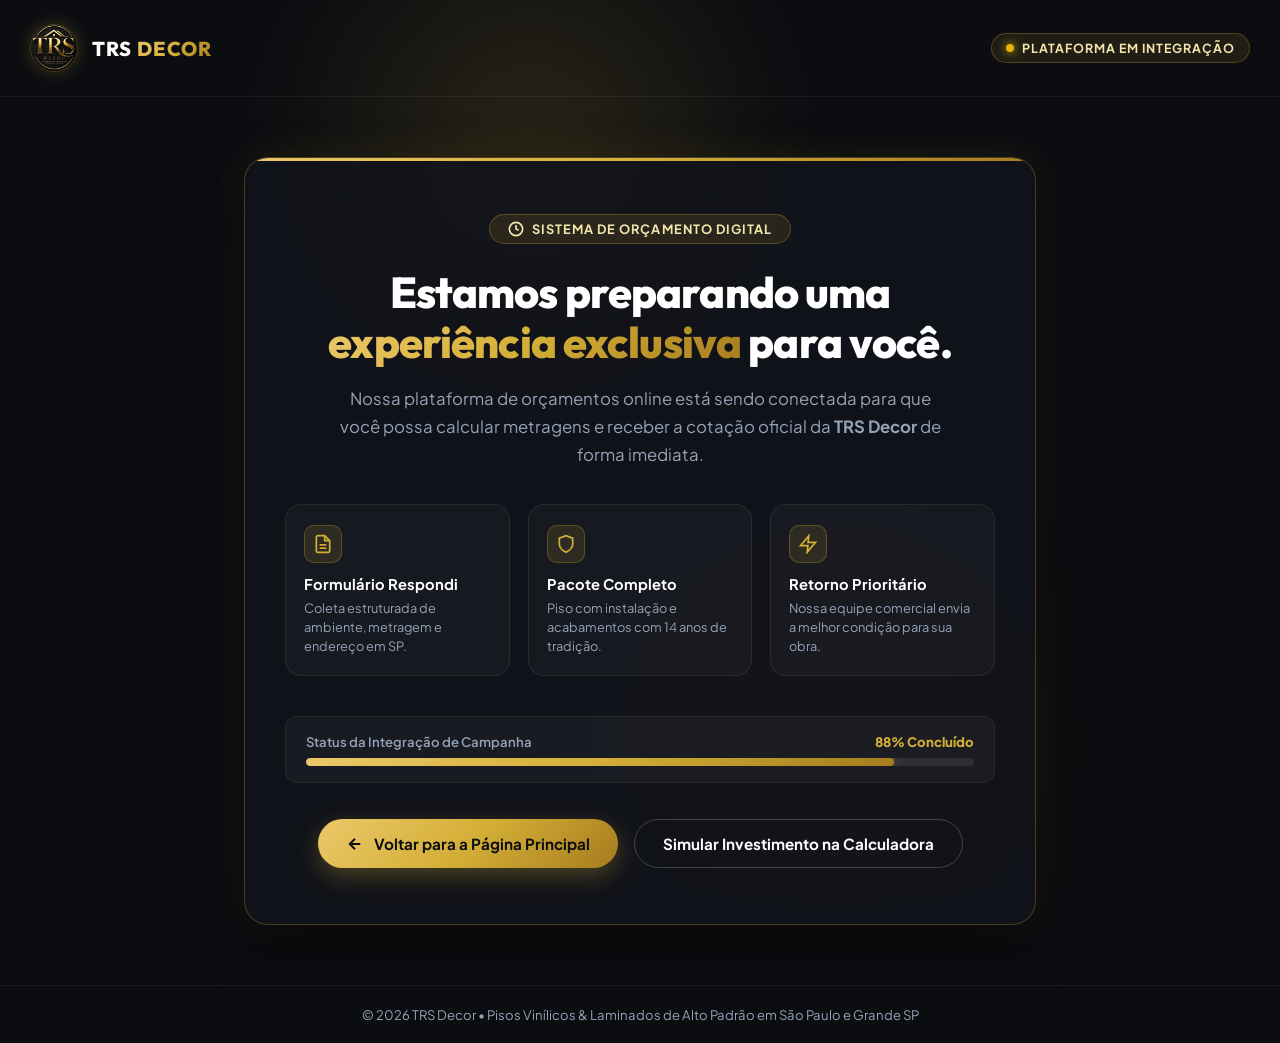
<file: em-construcao.html>
<!DOCTYPE html>
<html lang="pt-BR">
<head>
  <meta charset="UTF-8">
  <meta name="viewport" content="width=device-width, initial-scale=1.0">
  <title>Formulário de Orçamento Online | TRS Decor</title>
  <meta name="description" content="Nosso sistema de orçamentos online está sendo integrado para proporcionar a melhor experiência de compra para seu projeto.">
  <meta name="robots" content="noindex, follow">

  <link rel="preconnect" href="https://fonts.googleapis.com">
  <link rel="preconnect" href="https://fonts.gstatic.com" crossorigin>
  <link href="https://fonts.googleapis.com/css2?family=Outfit:wght@600;700;800;900&family=Plus+Jakarta+Sans:wght@400;500;600;700;800&display=swap" rel="stylesheet">

  <style>
    :root {
      --bg-dark: #0B0D11;
      --bg-card: rgba(18, 21, 28, 0.85);
      --gold-primary: #D4AF37;
      --gold-light: #F3E5AB;
      --gold-gradient: linear-gradient(135deg, #ECC86A 0%, #D4AF37 50%, #A67C1E 100%);
      --text-main: #FFFFFF;
      --text-muted: #94A3B8;
      --border-gold: rgba(212, 175, 55, 0.28);
      --radius-xl: 24px;
      --font-title: 'Outfit', sans-serif;
      --font-body: 'Plus Jakarta Sans', sans-serif;
    }

    * {
      box-sizing: border-box;
      margin: 0;
      padding: 0;
    }

    body {
      background-color: var(--bg-dark);
      color: var(--text-main);
      font-family: var(--font-body);
      min-height: 100vh;
      display: flex;
      flex-direction: column;
      justify-content: space-between;
      overflow-x: hidden;
      position: relative;
    }

    /* Fundo com Malha e Brilho Dourado */
    .bg-lights {
      position: fixed;
      top: 0;
      left: 0;
      width: 100vw;
      height: 100vh;
      pointer-events: none;
      z-index: 0;
      overflow: hidden;
    }

    .glow-orb-1 {
      position: absolute;
      top: -15%;
      left: 20%;
      width: 550px;
      height: 550px;
      background: radial-gradient(circle, rgba(212, 175, 55, 0.16) 0%, rgba(212, 175, 55, 0) 70%);
      filter: blur(50px);
      animation: floatSlow 12s ease-in-out infinite alternate;
    }

    .glow-orb-2 {
      position: absolute;
      bottom: -10%;
      right: 15%;
      width: 500px;
      height: 500px;
      background: radial-gradient(circle, rgba(166, 124, 30, 0.14) 0%, rgba(166, 124, 30, 0) 70%);
      filter: blur(60px);
      animation: floatSlow 16s ease-in-out infinite alternate-reverse;
    }

    @keyframes floatSlow {
      0% { transform: translate(0, 0) scale(1); }
      100% { transform: translate(40px, -30px) scale(1.1); }
    }

    /* Header */
    .header {
      position: relative;
      z-index: 10;
      padding: 24px 30px;
      display: flex;
      justify-content: space-between;
      align-items: center;
      border-bottom: 1px solid rgba(255, 255, 255, 0.06);
    }

    .header-logo-wrap {
      display: flex;
      align-items: center;
      gap: 14px;
      text-decoration: none;
    }

    .header-logo-img {
      width: 48px;
      height: 48px;
      border-radius: 50%;
      border: 1px solid var(--border-gold);
      box-shadow: 0 0 16px rgba(212, 175, 55, 0.25);
    }

    .header-brand-name {
      font-family: var(--font-title);
      font-weight: 800;
      font-size: 1.25rem;
      letter-spacing: 0.05em;
      color: #FFFFFF;
    }

    .header-brand-name span {
      background: var(--gold-gradient);
      -webkit-background-clip: text;
      -webkit-text-fill-color: transparent;
    }

    .header-tag {
      font-size: 0.78rem;
      font-weight: 700;
      letter-spacing: 0.08em;
      color: var(--gold-light);
      background: rgba(212, 175, 55, 0.1);
      border: 1px solid var(--border-gold);
      padding: 6px 14px;
      border-radius: 100px;
      display: inline-flex;
      align-items: center;
      gap: 8px;
    }

    .status-dot {
      width: 8px;
      height: 8px;
      border-radius: 50%;
      background: #EAB308;
      box-shadow: 0 0 10px #EAB308;
      animation: pulse 1.8s infinite;
    }

    @keyframes pulse {
      0%, 100% { opacity: 1; transform: scale(1); }
      50% { opacity: 0.4; transform: scale(0.85); }
    }

    /* Container Principal */
    .main-content {
      position: relative;
      z-index: 10;
      max-width: 840px;
      margin: auto;
      padding: 60px 24px;
      text-align: center;
    }

    .construction-card {
      background: var(--bg-card);
      backdrop-filter: blur(16px);
      border: 1px solid var(--border-gold);
      border-radius: var(--radius-xl);
      padding: 56px 40px;
      box-shadow: 0 20px 50px rgba(0, 0, 0, 0.6), 0 0 40px rgba(212, 175, 55, 0.12);
      position: relative;
      overflow: hidden;
    }

    .card-top-shine {
      position: absolute;
      top: 0;
      left: 0;
      width: 100%;
      height: 3px;
      background: var(--gold-gradient);
    }

    .badge-pill-card {
      display: inline-flex;
      align-items: center;
      gap: 8px;
      background: rgba(212, 175, 55, 0.12);
      border: 1px solid var(--border-gold);
      color: var(--gold-light);
      font-size: 0.8rem;
      font-weight: 700;
      padding: 6px 18px;
      border-radius: 100px;
      text-transform: uppercase;
      letter-spacing: 0.08em;
      margin-bottom: 24px;
    }

    .construction-title {
      font-family: var(--font-title);
      font-size: 2.7rem;
      font-weight: 800;
      line-height: 1.15;
      margin-bottom: 18px;
      letter-spacing: -0.02em;
    }

    .construction-title span {
      background: var(--gold-gradient);
      -webkit-background-clip: text;
      -webkit-text-fill-color: transparent;
    }

    .construction-desc {
      font-size: 1.05rem;
      color: var(--text-muted);
      line-height: 1.65;
      max-width: 620px;
      margin: 0 auto 36px;
    }

    /* Grid de Etapas de Integração */
    .steps-grid {
      display: grid;
      grid-template-columns: repeat(3, 1fr);
      gap: 18px;
      margin-bottom: 40px;
      text-align: left;
    }

    .step-card {
      background: rgba(255, 255, 255, 0.03);
      border: 1px solid rgba(255, 255, 255, 0.08);
      border-radius: 16px;
      padding: 20px 18px;
      transition: border-color 0.3s ease;
    }

    .step-card:hover {
      border-color: var(--border-gold);
    }

    .step-icon-wrap {
      width: 38px;
      height: 38px;
      border-radius: 10px;
      background: rgba(212, 175, 55, 0.12);
      border: 1px solid var(--border-gold);
      display: flex;
      align-items: center;
      justify-content: center;
      color: var(--gold-primary);
      margin-bottom: 12px;
    }

    .step-title {
      font-size: 0.92rem;
      font-weight: 700;
      color: #FFFFFF;
      margin-bottom: 6px;
    }

    .step-desc {
      font-size: 0.8rem;
      color: var(--text-muted);
      line-height: 1.45;
    }

    /* Barra de Progresso Animada */
    .progress-box {
      background: rgba(255, 255, 255, 0.04);
      border: 1px solid rgba(255, 255, 255, 0.06);
      border-radius: 12px;
      padding: 16px 20px;
      margin-bottom: 36px;
      display: flex;
      flex-direction: column;
      gap: 8px;
    }

    .progress-header {
      display: flex;
      justify-content: space-between;
      font-size: 0.82rem;
      font-weight: 600;
    }

    .progress-header span:first-child { color: var(--text-muted); }
    .progress-header span:last-child { color: var(--gold-primary); font-weight: 800; }

    .progress-bar-bg {
      width: 100%;
      height: 8px;
      background: rgba(255, 255, 255, 0.08);
      border-radius: 100px;
      overflow: hidden;
    }

    .progress-bar-fill {
      width: 88%;
      height: 100%;
      background: var(--gold-gradient);
      border-radius: 100px;
      box-shadow: 0 0 12px rgba(212, 175, 55, 0.5);
    }

    /* Botões de Ação */
    .actions-wrap {
      display: flex;
      justify-content: center;
      gap: 16px;
      flex-wrap: wrap;
    }

    .btn {
      display: inline-flex;
      align-items: center;
      justify-content: center;
      gap: 10px;
      padding: 14px 28px;
      border-radius: 100px;
      font-family: var(--font-body);
      font-size: 0.95rem;
      font-weight: 700;
      text-decoration: none;
      cursor: pointer;
      transition: all 0.3s ease;
    }

    .btn-gold {
      background: var(--gold-gradient);
      color: #0B0D11;
      border: none;
      box-shadow: 0 8px 24px rgba(212, 175, 55, 0.3);
    }

    .btn-gold:hover {
      transform: translateY(-2px);
      box-shadow: 0 12px 30px rgba(212, 175, 55, 0.45);
    }

    .btn-outline {
      background: transparent;
      color: #FFFFFF;
      border: 1px solid rgba(255, 255, 255, 0.2);
    }

    .btn-outline:hover {
      border-color: var(--gold-primary);
      color: var(--gold-light);
      background: rgba(212, 175, 55, 0.06);
    }

    /* Rodapé */
    .footer {
      position: relative;
      z-index: 10;
      border-top: 1px solid rgba(255, 255, 255, 0.06);
      padding: 20px 24px;
      text-align: center;
      font-size: 0.82rem;
      color: var(--text-muted);
    }

    @media (max-width: 768px) {
      .construction-title { font-size: 2.1rem; }
      .steps-grid { grid-template-columns: 1fr; }
      .construction-card { padding: 40px 20px; }
      .actions-wrap { flex-direction: column; width: 100%; }
      .btn { width: 100%; }
      .header { flex-direction: column; gap: 14px; text-align: center; }
    }
  </style>
</head>
<body>

  <div class="bg-lights">
    <div class="glow-orb-1"></div>
    <div class="glow-orb-2"></div>
  </div>

  <header class="header">
    <a href="index.html" class="header-logo-wrap">
      <img src="images/IMG-20260908-WA0002.jpg" alt="Logo TRS Decor" class="header-logo-img">
      <span class="header-brand-name">TRS <span>DECOR</span></span>
    </a>
    <div class="header-tag">
      <span class="status-dot"></span>
      <span>PLATAFORMA EM INTEGRAÇÃO</span>
    </div>
  </header>

  <main class="main-content">
    <div class="construction-card">
      <div class="card-top-shine"></div>

      <div class="badge-pill-card">
        <svg width="16" height="16" viewBox="0 0 24 24" fill="none" stroke="currentColor" stroke-width="2.5"><circle cx="12" cy="12" r="10"/><polyline points="12 6 12 12 16 14"/></svg>
        Sistema de Orçamento Digital
      </div>

      <h1 class="construction-title">
        Estamos preparando uma <span>experiência exclusiva</span> para você.
      </h1>

      <p class="construction-desc">
        Nossa plataforma de orçamentos online está sendo conectada para que você possa calcular metragens e receber a cotação oficial da <strong>TRS Decor</strong> de forma imediata.
      </p>

      <div class="steps-grid">
        <div class="step-card">
          <div class="step-icon-wrap">
            <svg width="20" height="20" viewBox="0 0 24 24" fill="none" stroke="currentColor" stroke-width="2"><path d="M14 2H6a2 2 0 0 0-2 2v16a2 2 0 0 0 2 2h12a2 2 0 0 0 2-2V8z"/><polyline points="14 2 14 8 20 8"/><line x1="16" y1="13" x2="8" y2="13"/><line x1="16" y1="17" x2="8" y2="17"/></svg>
          </div>
          <div class="step-title">Formulário Respondi</div>
          <div class="step-desc">Coleta estruturada de ambiente, metragem e endereço em SP.</div>
        </div>

        <div class="step-card">
          <div class="step-icon-wrap">
            <svg width="20" height="20" viewBox="0 0 24 24" fill="none" stroke="currentColor" stroke-width="2"><path d="M12 22s8-4 8-10V5l-8-3-8 3v7c0 6 8 10 8 10z"/></svg>
          </div>
          <div class="step-title">Pacote Completo</div>
          <div class="step-desc">Piso com instalação e acabamentos com 14 anos de tradição.</div>
        </div>

        <div class="step-card">
          <div class="step-icon-wrap">
            <svg width="20" height="20" viewBox="0 0 24 24" fill="none" stroke="currentColor" stroke-width="2"><polygon points="13 2 3 14 12 14 11 22 21 10 12 10 13 2"/></svg>
          </div>
          <div class="step-title">Retorno Prioritário</div>
          <div class="step-desc">Nossa equipe comercial envia a melhor condição para sua obra.</div>
        </div>
      </div>

      <div class="progress-box">
        <div class="progress-header">
          <span>Status da Integração de Campanha</span>
          <span>88% Concluído</span>
        </div>
        <div class="progress-bar-bg">
          <div class="progress-bar-fill"></div>
        </div>
      </div>

      <div class="actions-wrap">
        <a href="index.html" class="btn btn-gold">
          <svg width="18" height="18" viewBox="0 0 24 24" fill="none" stroke="currentColor" stroke-width="2.5"><path d="M19 12H5M12 19l-7-7 7-7"/></svg>
          Voltar para a Página Principal
        </a>
        <a href="index.html#simulador" class="btn btn-outline">
          Simular Investimento na Calculadora
        </a>
      </div>

    </div>
  </main>

  <footer class="footer">
    <p>© 2026 TRS Decor • Pisos Vinílicos & Laminados de Alto Padrão em São Paulo e Grande SP</p>
  </footer>

</body>
</html>
</file>
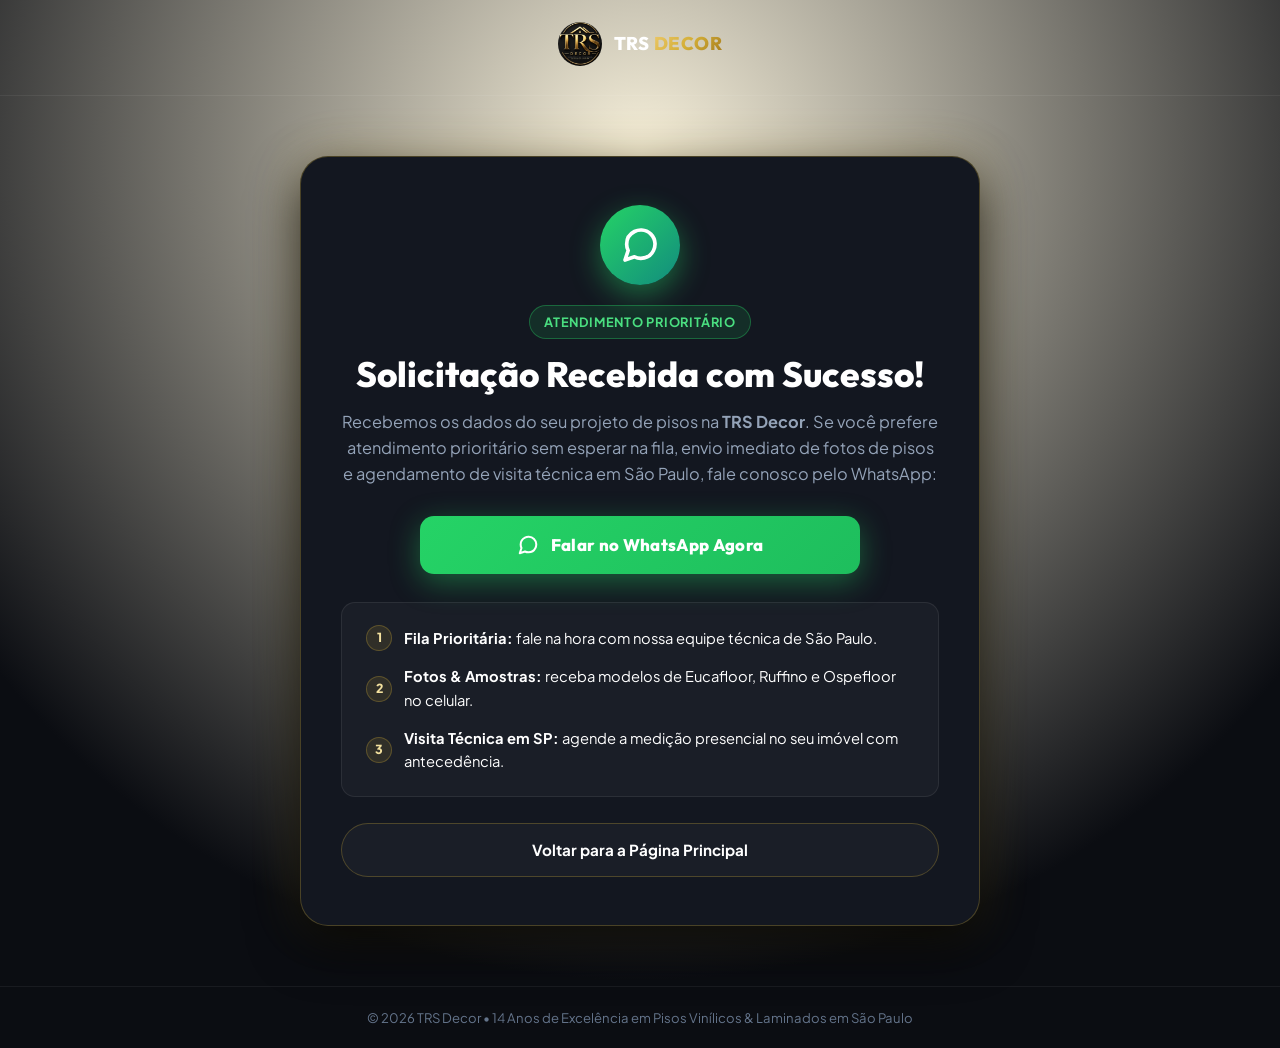
<file: obrigado-whatsapp.html>
<!DOCTYPE html>
<html lang="pt-BR">
<head>
  <meta charset="UTF-8">
  <meta name="viewport" content="width=device-width, initial-scale=1.0">
  <title>Solicitação Confirmada | TRS Decor</title>
  <meta name="robots" content="noindex, nofollow">

  <link rel="icon" href="images/IMG-20260908-WA0002.jpg" type="image/jpeg">
  <link rel="preconnect" href="https://fonts.googleapis.com">
  <link rel="preconnect" href="https://fonts.gstatic.com" crossorigin>
  <link href="https://fonts.googleapis.com/css2?family=Outfit:wght@700;800;900&family=Plus+Jakarta+Sans:wght@400;500;600;700&display=swap" rel="stylesheet">

  <link rel="stylesheet" href="style.css">

  <style>
    .thanks-wrapper {
      min-height: 100vh;
      display: flex;
      flex-direction: column;
      justify-content: space-between;
      background: radial-gradient(circle at 50% 15%, rgba(212, 175, 55, 0.18) 0%, rgba(11, 13, 18, 1) 75%);
    }

    .thanks-card-box {
      max-width: 680px;
      margin: 60px auto;
      padding: 48px 40px;
      background: var(--bg-card);
      border: 1px solid var(--border-gold);
      border-radius: var(--radius-xl);
      text-align: center;
      box-shadow: var(--shadow-lg), 0 0 50px rgba(212, 175, 55, 0.2);
    }

    .icon-wa-circle {
      width: 80px;
      height: 80px;
      border-radius: 50%;
      background: linear-gradient(135deg, #25D366, #128C7E);
      color: #FFFFFF;
      display: flex;
      align-items: center;
      justify-content: center;
      margin: 0 auto 20px;
      box-shadow: 0 10px 30px rgba(37, 211, 102, 0.45);
      animation: pulseGlow 2.5s infinite;
    }

    @keyframes pulseGlow {
      0%, 100% {
        box-shadow: 0 10px 30px rgba(37, 211, 102, 0.45);
        transform: scale(1);
      }
      50% {
        box-shadow: 0 15px 40px rgba(37, 211, 102, 0.65);
        transform: scale(1.04);
      }
    }

    .thanks-tag {
      display: inline-flex;
      align-items: center;
      gap: 6px;
      background: rgba(37, 211, 102, 0.12);
      border: 1px solid rgba(37, 211, 102, 0.35);
      color: #4ADE80;
      font-size: 0.8rem;
      font-weight: 700;
      text-transform: uppercase;
      letter-spacing: 0.06em;
      padding: 6px 14px;
      border-radius: 999px;
      margin-bottom: 14px;
    }

    .thanks-title {
      font-size: 2.2rem;
      line-height: 1.2;
      margin-bottom: 14px;
    }

    .thanks-text {
      font-size: 1.02rem;
      color: var(--text-muted);
      line-height: 1.6;
      margin-bottom: 28px;
    }

    .btn-whatsapp-large {
      display: inline-flex;
      align-items: center;
      justify-content: center;
      gap: 12px;
      background: linear-gradient(135deg, #25D366, #1EBE5D);
      color: #FFFFFF;
      font-family: var(--font-heading);
      font-weight: 800;
      font-size: 1.05rem;
      letter-spacing: 0.02em;
      padding: 16px 36px;
      border-radius: var(--radius-md);
      text-decoration: none;
      box-shadow: 0 8px 30px rgba(37, 211, 102, 0.4);
      transition: all 0.3s var(--ease);
      margin-bottom: 28px;
      width: 100%;
      max-width: 440px;
    }

    .btn-whatsapp-large:hover {
      transform: translateY(-3px);
      box-shadow: 0 14px 40px rgba(37, 211, 102, 0.6);
      background: linear-gradient(135deg, #28E770, #22D065);
      color: #FFFFFF;
    }

    .steps-check {
      background: rgba(255, 255, 255, 0.03);
      border: 1px solid var(--border-light);
      border-radius: var(--radius-md);
      padding: 22px 24px;
      text-align: left;
      margin-bottom: 26px;
      display: flex;
      flex-direction: column;
      gap: 14px;
    }

    .step-line {
      display: flex;
      align-items: center;
      gap: 12px;
      font-size: 0.92rem;
      color: #FFFFFF;
    }

    .step-line-num {
      width: 26px;
      height: 26px;
      border-radius: 50%;
      background: var(--gold-soft);
      border: 1px solid var(--border-gold);
      color: var(--gold-light);
      font-size: 0.78rem;
      font-weight: 800;
      display: flex;
      align-items: center;
      justify-content: center;
      flex-shrink: 0;
    }

    @media (max-width: 640px) {
      .thanks-card-box {
        margin: 30px 16px;
        padding: 36px 20px;
      }
      .thanks-title {
        font-size: 1.75rem;
      }
      .btn-whatsapp-large {
        padding: 14px 20px;
        font-size: 0.96rem;
      }
    }
  </style>
</head>
<body class="thanks-wrapper">

  <header style="padding: 22px 0; text-align: center; border-bottom: 1px solid rgba(255, 255, 255, 0.06);">
    <a href="index.html" style="display: inline-flex; align-items: center; gap: 12px;">
      <img src="images/IMG-20260908-WA0002.jpg" alt="TRS Decor" width="44" height="44" style="border-radius: 50%;">
      <span class="logo-text">TRS <span>DECOR</span></span>
    </a>
  </header>

  <main class="container">
    <div class="thanks-card-box">
      
      <!-- Pulsing WhatsApp Icon -->
      <div class="icon-wa-circle" aria-hidden="true">
        <svg width="40" height="40" viewBox="0 0 24 24" fill="none" stroke="currentColor" stroke-width="2.2" stroke-linecap="round" stroke-linejoin="round">
          <path d="M21 11.5a8.38 8.38 0 0 1-.9 3.8 8.5 8.5 0 0 1-7.6 4.7 8.38 8.38 0 0 1-3.8-.9L3 21l1.9-5.7a8.38 8.38 0 0 1-.9-3.8 8.5 8.5 0 0 1 4.7-7.6 8.38 8.38 0 0 1 3.8-.9h.5a8.48 8.48 0 0 1 8 8v.5z"></path>
        </svg>
      </div>

      <div class="thanks-tag">Atendimento Prioritário</div>

      <h1 class="thanks-title">Solicitação Recebida com Sucesso!</h1>
      
      <p class="thanks-text">
        Recebemos os dados do seu projeto de pisos na <strong>TRS Decor</strong>. Se você prefere atendimento prioritário sem esperar na fila, envio imediato de fotos de pisos e agendamento de visita técnica em São Paulo, fale conosco pelo WhatsApp:
      </p>

      <!-- Botão de WhatsApp -->
      <div>
        <a href="https://wa.me/5511999999999?text=Ol%C3%A1%21%20Enviei%20meus%20dados%20pelo%20site%20da%20TRS%20Decor%20e%20gostaria%20de%20agilizar%20meu%20atendimento." target="_blank" rel="noopener noreferrer" class="btn-whatsapp-large" id="btn-wa-obrigado">
          <svg width="22" height="22" viewBox="0 0 24 24" fill="none" stroke="currentColor" stroke-width="2.2" stroke-linecap="round" stroke-linejoin="round" aria-hidden="true">
            <path d="M21 11.5a8.38 8.38 0 0 1-.9 3.8 8.5 8.5 0 0 1-7.6 4.7 8.38 8.38 0 0 1-3.8-.9L3 21l1.9-5.7a8.38 8.38 0 0 1-.9-3.8 8.5 8.5 0 0 1 4.7-7.6 8.38 8.38 0 0 1 3.8-.9h.5a8.48 8.48 0 0 1 8 8v.5z"></path>
          </svg>
          <span>Falar no WhatsApp Agora</span>
        </a>
      </div>

      <!-- Benefícios do contato imediato -->
      <div class="steps-check">
        <div class="step-line">
          <span class="step-line-num">1</span>
          <span><strong>Fila Prioritária:</strong> fale na hora com nossa equipe técnica de São Paulo.</span>
        </div>
        <div class="step-line">
          <span class="step-line-num">2</span>
          <span><strong>Fotos & Amostras:</strong> receba modelos de Eucafloor, Ruffino e Ospefloor no celular.</span>
        </div>
        <div class="step-line">
          <span class="step-line-num">3</span>
          <span><strong>Visita Técnica em SP:</strong> agende a medição presencial no seu imóvel com antecedência.</span>
        </div>
      </div>

      <a href="index.html" class="btn btn-outline btn-block">
        Voltar para a Página Principal
      </a>
    </div>
  </main>

  <footer style="padding: 20px 0; text-align: center; border-top: 1px solid rgba(255, 255, 255, 0.06); font-size: 0.82rem; color: var(--text-subtle);">
    <p>© 2026 TRS Decor • 14 Anos de Excelência em Pisos Vinílicos & Laminados em São Paulo</p>
  </footer>

</body>
</html>
</file>
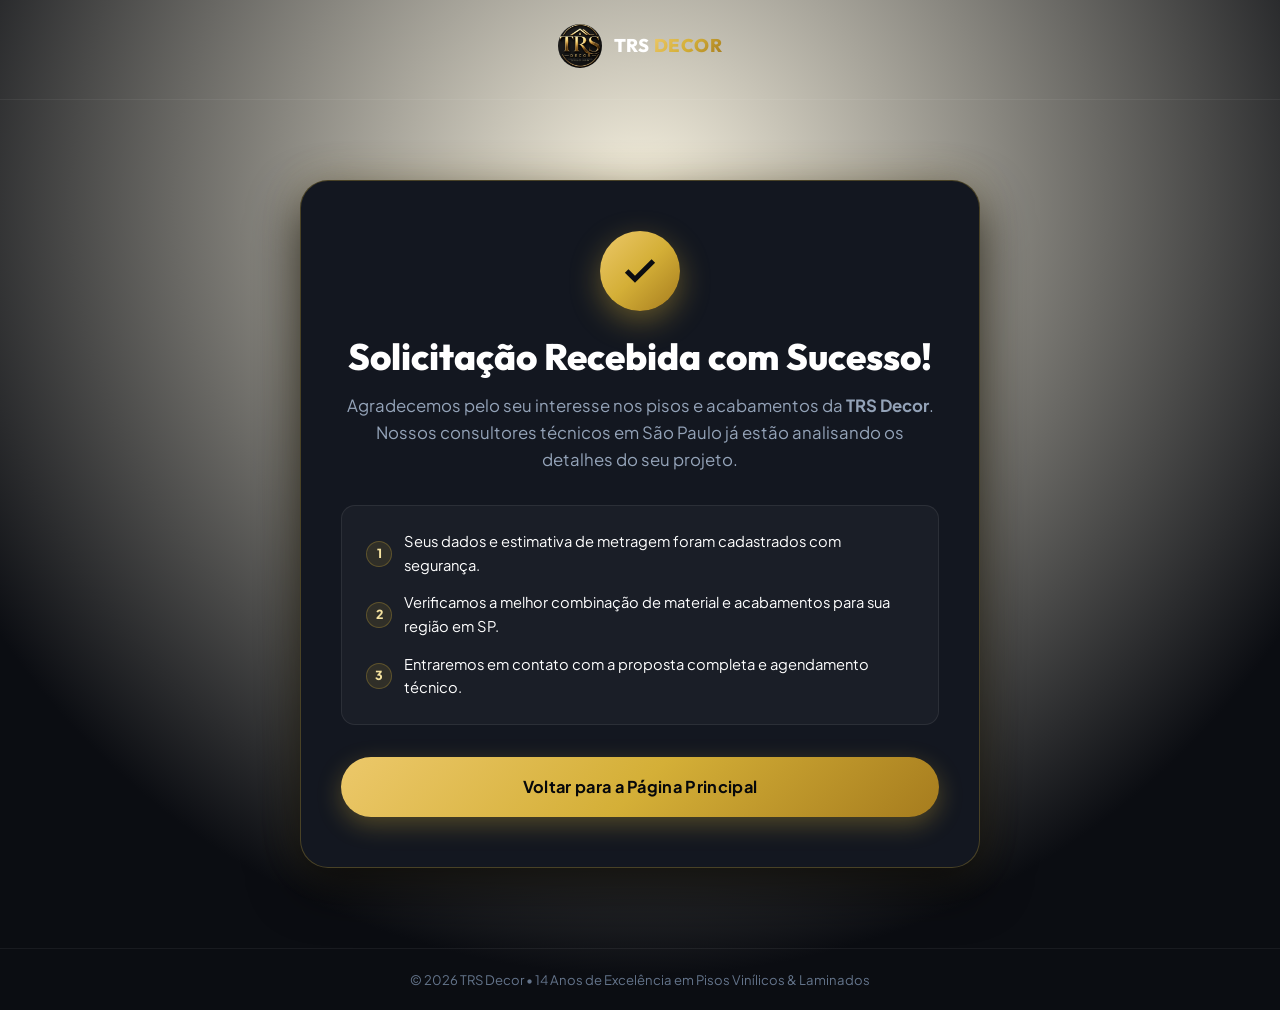
<file: obrigado.html>
<!DOCTYPE html>
<html lang="pt-BR">
<head>
  <meta charset="UTF-8">
  <meta name="viewport" content="width=device-width, initial-scale=1.0">
  <title>Solicitação Confirmada | TRS Decor</title>
  <meta name="robots" content="noindex, follow">

  <!-- Meta Pixel Code -->
  <script>
    !function(f,b,e,v,n,t,s)
    {if(f.fbq)return;n=f.fbq=function(){n.callMethod?
    n.callMethod.apply(n,arguments):n.queue.push(arguments)};
    if(!f._fbq)f._fbq=n;n.push=n;n.loaded=!0;n.version='2.0';
    n.queue=[];t=b.createElement(e);t.async=!0;
    t.src=v;s=b.getElementsByTagName(e)[0];
    s.parentNode.insertBefore(t,s)}(window, document,'script',
    'https://connect.facebook.net/en_US/fbevents.js');
    fbq('init', '988394920951126');
    fbq('track', 'PageView');
    fbq('track', 'Lead');
  </script>
  <noscript><img height="1" width="1" style="display:none"
    src="https://www.facebook.com/tr?id=988394920951126&ev=PageView&noscript=1"
  /></noscript>
  <!-- End Meta Pixel Code -->

  <link rel="icon" href="images/IMG-20260908-WA0002.jpg" type="image/jpeg">
  <link rel="preconnect" href="https://fonts.googleapis.com">
  <link rel="preconnect" href="https://fonts.gstatic.com" crossorigin>
  <link href="https://fonts.googleapis.com/css2?family=Outfit:wght@700;800;900&family=Plus+Jakarta+Sans:wght@400;500;600;700&display=swap" rel="stylesheet">

  <link rel="stylesheet" href="style.css">

  <style>
    .thanks-wrapper {
      min-height: 100vh;
      display: flex;
      flex-direction: column;
      justify-content: space-between;
      background: radial-gradient(circle at 50% 20%, rgba(212, 175, 55, 0.15) 0%, rgba(11, 13, 18, 1) 75%);
    }

    .thanks-card-box {
      max-width: 680px;
      margin: 80px auto;
      padding: 50px 40px;
      background: var(--bg-card);
      border: 1px solid var(--border-gold);
      border-radius: var(--radius-xl);
      text-align: center;
      box-shadow: var(--shadow-lg), 0 0 40px rgba(212, 175, 55, 0.15);
    }

    .icon-success-circle {
      width: 80px;
      height: 80px;
      border-radius: 50%;
      background: var(--gold-gradient);
      color: #0B0D11;
      display: flex;
      align-items: center;
      justify-content: center;
      margin: 0 auto 24px;
      box-shadow: 0 10px 30px rgba(212, 175, 55, 0.4);
    }

    .thanks-title {
      font-size: 2.3rem;
      margin-bottom: 14px;
    }

    .thanks-text {
      font-size: 1.05rem;
      color: var(--text-muted);
      line-height: 1.6;
      margin-bottom: 32px;
    }

    .steps-check {
      background: rgba(255, 255, 255, 0.03);
      border: 1px solid var(--border-light);
      border-radius: var(--radius-md);
      padding: 24px;
      text-align: left;
      margin-bottom: 32px;
      display: flex;
      flex-direction: column;
      gap: 14px;
    }

    .step-line {
      display: flex;
      align-items: center;
      gap: 12px;
      font-size: 0.92rem;
      color: #FFFFFF;
    }

    .step-line-num {
      width: 26px;
      height: 26px;
      border-radius: 50%;
      background: var(--gold-soft);
      border: 1px solid var(--border-gold);
      color: var(--gold-light);
      font-size: 0.78rem;
      font-weight: 800;
      display: flex;
      align-items: center;
      justify-content: center;
      flex-shrink: 0;
    }
  </style>
</head>
<body class="thanks-wrapper">

  <header style="padding: 24px 0; text-align: center; border-bottom: 1px solid rgba(255, 255, 255, 0.06);">
    <a href="index.html" style="display: inline-flex; align-items: center; gap: 12px;">
      <img src="images/IMG-20260908-WA0002.jpg" alt="TRS Decor" width="44" height="44" style="border-radius: 50%;">
      <span class="logo-text">TRS <span>DECOR</span></span>
    </a>
  </header>

  <main class="container">
    <div class="thanks-card-box">
      <div class="icon-success-circle">
        <svg width="40" height="40" viewBox="0 0 24 24" fill="none" stroke="currentColor" stroke-width="3"><polyline points="20 6 9 17 4 12"/></svg>
      </div>

      <h1 class="thanks-title">Solicitação Recebida com Sucesso!</h1>
      <p class="thanks-text">
        Agradecemos pelo seu interesse nos pisos e acabamentos da <strong>TRS Decor</strong>. Nossos consultores técnicos em São Paulo já estão analisando os detalhes do seu projeto.
      </p>

      <div class="steps-check">
        <div class="step-line">
          <span class="step-line-num">1</span>
          <span>Seus dados e estimativa de metragem foram cadastrados com segurança.</span>
        </div>
        <div class="step-line">
          <span class="step-line-num">2</span>
          <span>Verificamos a melhor combinação de material e acabamentos para sua região em SP.</span>
        </div>
        <div class="step-line">
          <span class="step-line-num">3</span>
          <span>Entraremos em contato com a proposta completa e agendamento técnico.</span>
        </div>
      </div>

      <a href="index.html" class="btn btn-primary btn-lg btn-block">
        Voltar para a Página Principal
      </a>
    </div>
  </main>

  <footer style="padding: 20px 0; text-align: center; border-top: 1px solid rgba(255, 255, 255, 0.06); font-size: 0.82rem; color: var(--text-subtle);">
    <p>© 2026 TRS Decor • 14 Anos de Excelência em Pisos Vinílicos & Laminados</p>
  </footer>

</body>
</html>
</file>
<file: style.css>
/* ==========================================================================
   TRS DECOR — PISOS VINÍLICOS & LAMINADOS
   Design System & Estilos Globais
   Pixel Studio
   ========================================================================== */

/* ── 1. VARIÁVEIS DE DESIGN & PALETA PREMIUM ────────────────────────────── */
:root {
  --bg-main: #0B0D12;
  --bg-darker: #07080B;
  --bg-card: #131720;
  --bg-card-hover: #191E2A;
  --bg-elevated: #1F2533;

  --gold-primary: #D4AF37;
  --gold-light: #F4E29F;
  --gold-dark: #A67C1E;
  --gold-soft: rgba(212, 175, 55, 0.12);
  --border-gold: rgba(212, 175, 55, 0.28);
  --gold-gradient: linear-gradient(135deg, #ECC86A 0%, #D4AF37 50%, #A67C1E 100%);
  --gold-glow: 0 0 25px rgba(212, 175, 55, 0.28);

  --text-white: #FFFFFF;
  --text-body: #CBD5E1;
  --text-muted: #94A3B8;
  --text-subtle: #64748B;

  --border-light: rgba(255, 255, 255, 0.08);
  --border-subtle: rgba(255, 255, 255, 0.04);

  --font-heading: 'Outfit', sans-serif;
  --font-body: 'Plus Jakarta Sans', sans-serif;

  --radius-sm: 8px;
  --radius-md: 14px;
  --radius-lg: 20px;
  --radius-xl: 28px;
  --radius-pill: 100px;

  --shadow-sm: 0 4px 12px rgba(0, 0, 0, 0.4);
  --shadow-md: 0 10px 30px rgba(0, 0, 0, 0.6);
  --shadow-lg: 0 20px 50px rgba(0, 0, 0, 0.75);

  --transition-fast: 0.2s ease;
  --transition-smooth: 0.35s cubic-bezier(0.16, 1, 0.3, 1);
  --transition-bounce: 0.45s cubic-bezier(0.34, 1.56, 0.64, 1);
}

/* ── 2. RESET E BASE ─────────────────────────────────────────────────────── */
*, *::before, *::after {
  box-sizing: border-box;
  margin: 0;
  padding: 0;
}

html {
  scroll-behavior: smooth;
  font-size: 16px;
}

body {
  background-color: var(--bg-main);
  color: var(--text-body);
  font-family: var(--font-body);
  line-height: 1.6;
  overflow-x: hidden;
  -webkit-font-smoothing: antialiased;
}

img {
  max-width: 100%;
  height: auto;
  display: block;
}

a {
  text-decoration: none;
  color: inherit;
  transition: all var(--transition-fast);
}

ul {
  list-style: none;
}

h1, h2, h3, h4, h5, h6 {
  font-family: var(--font-heading);
  color: var(--text-white);
  font-weight: 800;
  line-height: 1.2;
}

/* ── 3. TIPOGRAFIA & UTILITÁRIOS ─────────────────────────────────────────── */
.container {
  width: 100%;
  max-width: 1240px;
  margin: 0 auto;
  padding: 0 24px;
}

.highlight-gold {
  background: var(--gold-gradient);
  -webkit-background-clip: text;
  -webkit-text-fill-color: transparent;
}

.badge-pill {
  display: inline-flex;
  align-items: center;
  gap: 8px;
  background: var(--gold-soft);
  border: 1px solid var(--border-gold);
  color: var(--gold-light);
  font-size: 0.78rem;
  font-weight: 700;
  text-transform: uppercase;
  letter-spacing: 0.08em;
  padding: 6px 18px;
  border-radius: var(--radius-pill);
  margin-bottom: 16px;
}

.section {
  padding: 96px 0;
  position: relative;
}

.section-header {
  margin-bottom: 54px;
}

.section-header.text-center {
  text-align: center;
}

.section-title {
  font-size: 2.6rem;
  letter-spacing: -0.02em;
  margin-bottom: 14px;
}

.section-subtitle {
  font-size: 1.05rem;
  color: var(--text-muted);
  max-width: 650px;
  margin: 0 auto;
  line-height: 1.6;
}

/* ── 4. BOTÕES E CTAS ────────────────────────────────────────────────────── */
.btn {
  display: inline-flex;
  align-items: center;
  justify-content: center;
  gap: 10px;
  font-family: var(--font-body);
  font-weight: 700;
  font-size: 0.95rem;
  padding: 14px 28px;
  border-radius: var(--radius-pill);
  cursor: pointer;
  border: none;
  transition: all var(--transition-smooth);
}

.btn-primary {
  background: var(--gold-gradient);
  color: #07080B;
  box-shadow: 0 8px 24px rgba(212, 175, 55, 0.32);
}

.btn-primary:hover {
  transform: translateY(-3px);
  box-shadow: 0 12px 32px rgba(212, 175, 55, 0.5);
  color: #000;
}

.btn-outline {
  background: rgba(255, 255, 255, 0.03);
  color: var(--text-white);
  border: 1px solid var(--border-gold);
}

.btn-outline:hover {
  background: var(--gold-soft);
  color: var(--gold-light);
  border-color: var(--gold-primary);
  transform: translateY(-3px);
}

.btn-glass {
  background: rgba(255, 255, 255, 0.06);
  backdrop-filter: blur(10px);
  border: 1px solid var(--border-light);
  color: var(--text-white);
}

.btn-glass:hover {
  background: rgba(255, 255, 255, 0.12);
  border-color: rgba(255, 255, 255, 0.2);
  transform: translateY(-2px);
}

.btn-lg {
  padding: 17px 34px;
  font-size: 1.02rem;
  letter-spacing: 0.02em;
}

.btn-sm {
  padding: 9px 18px;
  font-size: 0.85rem;
}

.btn-block {
  width: 100%;
}

.btn-glow {
  position: relative;
  overflow: hidden;
}

.btn-glow::after {
  content: '';
  position: absolute;
  top: -50%;
  left: -50%;
  width: 200%;
  height: 200%;
  background: linear-gradient(
    60deg,
    transparent 20%,
    rgba(255, 255, 255, 0.35) 50%,
    transparent 80%
  );
  transform: rotate(25deg);
  animation: shineGlow 4.5s infinite;
}

@keyframes shineGlow {
  0% { transform: translateX(-150%) rotate(25deg); }
  25%, 100% { transform: translateX(150%) rotate(25deg); }
}

/* ── 5. HEADER FIXO & NAVEGAÇÃO COMPACTA ─────────────────────────────────── */
.header {
  position: fixed;
  top: 0;
  left: 0;
  width: 100%;
  z-index: 1000;
  padding: 10px 0;
  transition: all var(--transition-smooth);
  background: rgba(11, 13, 18, 0.92);
  backdrop-filter: blur(14px);
  border-bottom: 1px solid rgba(255, 255, 255, 0.06);
}

.header.scrolled {
  padding: 6px 0;
  background: rgba(7, 8, 11, 0.98);
  border-bottom: 1px solid var(--border-gold);
  box-shadow: 0 8px 25px rgba(0, 0, 0, 0.8);
}

.header-container {
  display: flex;
  align-items: center;
  justify-content: space-between;
  gap: 20px;
}

.logo-link {
  display: flex;
  align-items: center;
  gap: 10px;
  flex-shrink: 0;
}

.logo-link img {
  height: 38px;
  width: 38px;
  border-radius: 50%;
  border: 1.5px solid var(--border-gold);
  box-shadow: 0 0 12px rgba(212, 175, 55, 0.3);
  object-fit: cover;
}

.logo-text {
  font-family: var(--font-heading);
  font-weight: 800;
  font-size: 1.15rem;
  letter-spacing: 0.04em;
  color: #FFFFFF;
  white-space: nowrap;
}

.logo-text span {
  background: var(--gold-gradient);
  -webkit-background-clip: text;
  -webkit-text-fill-color: transparent;
}

.nav-menu {
  display: flex;
  align-items: center;
}

.nav-list {
  display: flex;
  align-items: center;
  gap: 20px;
  list-style: none;
  margin: 0;
  padding: 0;
}

.nav-link {
  font-size: 0.88rem;
  font-weight: 600;
  color: var(--text-muted);
  white-space: nowrap;
  transition: color var(--transition-fast);
}

.nav-link:hover {
  color: var(--gold-light);
}

.header-actions {
  display: flex;
  align-items: center;
  gap: 14px;
  flex-shrink: 0;
}

.menu-toggle {
  display: none;
  background: transparent;
  border: none;
  cursor: pointer;
  flex-direction: column;
  gap: 5px;
  padding: 6px;
}

.menu-toggle span {
  width: 24px;
  height: 2px;
  background-color: #FFFFFF;
  border-radius: 2px;
  transition: all var(--transition-fast);
}

/* Mobile Drawer */
.mobile-drawer {
  position: fixed;
  top: 0;
  right: -100%;
  width: 300px;
  height: 100vh;
  background: var(--bg-card);
  border-left: 1px solid var(--border-gold);
  z-index: 1050;
  padding: 30px 24px;
  display: flex;
  flex-direction: column;
  justify-content: space-between;
  transition: right var(--transition-smooth);
}

.mobile-drawer.active {
  right: 0;
}

.mobile-drawer-header {
  display: flex;
  align-items: center;
  justify-content: space-between;
  padding-bottom: 20px;
  border-bottom: 1px solid var(--border-light);
}

.mobile-drawer-close {
  background: transparent;
  border: none;
  color: #FFFFFF;
  font-size: 1.8rem;
  cursor: pointer;
}

.mobile-nav-list {
  display: flex;
  flex-direction: column;
  gap: 16px;
  margin: 30px 0;
}

.mobile-nav-link {
  font-size: 1.05rem;
  font-weight: 700;
  color: var(--text-white);
}

.mobile-nav-link:hover {
  color: var(--gold-light);
}

/* ── 6. HERO SECTION DE ALTO PADRÃO ──────────────────────────────────────── */
.hero {
  position: relative;
  min-height: 100vh;
  display: flex;
  align-items: center;
  padding: 140px 0 80px;
  overflow: hidden;
}

.hero-bg {
  position: absolute;
  top: 0;
  left: 0;
  width: 100%;
  height: 100%;
  z-index: 1;
}

.hero-bg-img {
  width: 100%;
  height: 100%;
  object-fit: cover;
  filter: brightness(0.35);
}

.hero-overlay {
  position: absolute;
  top: 0;
  left: 0;
  width: 100%;
  height: 100%;
  background: radial-gradient(circle at 75% 35%, rgba(212, 175, 55, 0.16) 0%, transparent 60%),
              linear-gradient(180deg, rgba(11, 13, 18, 0.7) 0%, rgba(11, 13, 18, 0.96) 100%);
}

.hero-container {
  position: relative;
  z-index: 2;
  max-width: 920px;
}

.hero-tag {
  display: inline-flex;
  align-items: center;
  gap: 10px;
  background: rgba(212, 175, 55, 0.12);
  border: 1px solid var(--border-gold);
  border-radius: var(--radius-pill);
  padding: 8px 18px;
  margin-bottom: 24px;
}

.hero-tag-pulse {
  width: 8px;
  height: 8px;
  border-radius: 50%;
  background: var(--gold-primary);
  box-shadow: 0 0 10px var(--gold-primary);
  animation: pulseGold 2s infinite;
}

@keyframes pulseGold {
  0%, 100% { opacity: 1; transform: scale(1); }
  50% { opacity: 0.3; transform: scale(0.8); }
}

.hero-tag-text {
  font-size: 0.8rem;
  font-weight: 800;
  letter-spacing: 0.08em;
  color: var(--gold-light);
  text-transform: uppercase;
}

.hero-title {
  font-size: 3.6rem;
  line-height: 1.1;
  margin-bottom: 22px;
  letter-spacing: -0.03em;
}

.hero-subtitle {
  font-size: 1.15rem;
  color: var(--text-body);
  line-height: 1.65;
  max-width: 740px;
  margin-bottom: 34px;
}

.hero-badges-row {
  display: flex;
  flex-wrap: wrap;
  gap: 18px;
  margin-bottom: 38px;
}

.hero-badge-pill {
  display: flex;
  align-items: center;
  gap: 10px;
  background: rgba(255, 255, 255, 0.04);
  border: 1px solid var(--border-light);
  padding: 8px 16px;
  border-radius: var(--radius-pill);
  font-size: 0.86rem;
  color: #FFFFFF;
}

.hero-badge-pill svg {
  color: var(--gold-primary);
}

.hero-cta-group {
  display: flex;
  align-items: center;
  gap: 18px;
  flex-wrap: wrap;
  margin-bottom: 50px;
}

.hero-stats {
  display: flex;
  align-items: center;
  gap: 36px;
  padding-top: 30px;
  border-top: 1px solid rgba(255, 255, 255, 0.08);
}

.hero-stat-item {
  display: flex;
  flex-direction: column;
}

.hero-stat-num {
  font-family: var(--font-heading);
  font-size: 2.1rem;
  font-weight: 900;
  color: #FFFFFF;
  line-height: 1;
}

.hero-stat-num span {
  color: var(--gold-primary);
}

.hero-stat-desc {
  font-size: 0.8rem;
  color: var(--text-muted);
  margin-top: 4px;
}

/* ── 7. SEÇÃO PACOTE COMPLETO (PRODUTOS & MARCAS) ────────────────────────── */
.section-products {
  background: var(--bg-darker);
}

.products-grid {
  display: grid;
  grid-template-columns: repeat(2, 1fr);
  gap: 32px;
}

.product-card {
  background: var(--bg-card);
  border: 1px solid var(--border-light);
  border-radius: var(--radius-lg);
  overflow: hidden;
  transition: all var(--transition-smooth);
  display: flex;
  flex-direction: column;
}

.product-card:hover {
  transform: translateY(-6px);
  border-color: var(--border-gold);
  box-shadow: 0 16px 40px rgba(0, 0, 0, 0.6), var(--gold-glow);
}

.product-media {
  position: relative;
  height: 260px;
  overflow: hidden;
}

.product-media img {
  width: 100%;
  height: 100%;
  object-fit: cover;
  transition: transform 0.6s ease;
}

.product-card:hover .product-media img {
  transform: scale(1.06);
}

.product-tag {
  position: absolute;
  top: 16px;
  left: 16px;
  background: rgba(11, 13, 18, 0.85);
  backdrop-filter: blur(8px);
  border: 1px solid var(--border-gold);
  color: var(--gold-light);
  padding: 6px 14px;
  border-radius: var(--radius-pill);
  font-size: 0.76rem;
  font-weight: 700;
  text-transform: uppercase;
}

.product-body {
  padding: 32px;
  flex: 1;
  display: flex;
  flex-direction: column;
  justify-content: space-between;
}

.product-category {
  color: var(--gold-primary);
  font-size: 0.78rem;
  font-weight: 800;
  letter-spacing: 0.08em;
  margin-bottom: 6px;
}

.product-name {
  font-size: 1.85rem;
  margin-bottom: 12px;
}

.product-desc {
  font-size: 0.95rem;
  color: var(--text-muted);
  line-height: 1.6;
  margin-bottom: 24px;
}

.brands-pill-wrap {
  display: flex;
  align-items: center;
  gap: 8px;
  flex-wrap: wrap;
  margin-bottom: 24px;
}

.brand-badge {
  background: rgba(255, 255, 255, 0.04);
  border: 1px solid rgba(255, 255, 255, 0.1);
  padding: 4px 12px;
  border-radius: 6px;
  font-size: 0.78rem;
  font-weight: 700;
  color: #FFFFFF;
}

.features-list {
  display: flex;
  flex-direction: column;
  gap: 12px;
  margin-bottom: 28px;
}

.feature-item {
  display: flex;
  align-items: flex-start;
  gap: 10px;
  font-size: 0.9rem;
  color: var(--text-body);
}

.feature-item svg {
  color: var(--gold-primary);
  flex-shrink: 0;
  margin-top: 2px;
}

.product-footer-cta {
  padding-top: 20px;
  border-top: 1px solid var(--border-light);
}

/* ── 8. SIMULADOR INTELIGENTE (SEM VALORES / FOCO EM ESCOPO) ──────────────── */
.section-simulador {
  background: var(--bg-main);
}

.simulador-card {
  background: var(--bg-card);
  border: 1px solid var(--border-gold);
  border-radius: var(--radius-xl);
  padding: 50px 44px;
  box-shadow: var(--shadow-lg), 0 0 35px rgba(212, 175, 55, 0.1);
  display: grid;
  grid-template-columns: 1fr 1.2fr;
  gap: 48px;
}

.simulador-info {
  display: flex;
  flex-direction: column;
  justify-content: center;
}

.simulador-title {
  font-size: 2.2rem;
  margin-bottom: 16px;
  line-height: 1.2;
}

.simulador-desc {
  font-size: 0.98rem;
  color: var(--text-muted);
  line-height: 1.6;
  margin-bottom: 28px;
}

.simulador-highlights {
  display: flex;
  flex-direction: column;
  gap: 14px;
}

.simulador-item {
  display: flex;
  align-items: center;
  gap: 12px;
  font-size: 0.92rem;
  color: #FFFFFF;
}

.simulador-item-icon {
  width: 32px;
  height: 32px;
  border-radius: 50%;
  background: var(--gold-soft);
  border: 1px solid var(--border-gold);
  display: flex;
  align-items: center;
  justify-content: center;
  color: var(--gold-primary);
  flex-shrink: 0;
}

.simulador-box {
  background: var(--bg-elevated);
  border: 1px solid var(--border-light);
  border-radius: var(--radius-lg);
  padding: 32px;
}

.form-step-title {
  font-size: 1rem;
  font-weight: 700;
  color: #FFFFFF;
  margin-bottom: 12px;
}

.product-selector-tabs {
  display: grid;
  grid-template-columns: 1fr 1fr;
  gap: 12px;
  margin-bottom: 24px;
}

.tab-btn {
  background: rgba(255, 255, 255, 0.03);
  border: 1px solid var(--border-light);
  border-radius: var(--radius-md);
  padding: 14px 12px;
  color: var(--text-muted);
  cursor: pointer;
  display: flex;
  flex-direction: column;
  align-items: center;
  gap: 4px;
  font-family: var(--font-body);
  transition: all var(--transition-fast);
}

.tab-btn strong {
  font-size: 0.92rem;
  color: #FFFFFF;
}

.tab-btn span {
  font-size: 0.74rem;
  color: var(--text-subtle);
}

.tab-btn.active {
  background: var(--gold-soft);
  border-color: var(--gold-primary);
  box-shadow: 0 0 16px rgba(212, 175, 55, 0.2);
}

.tab-btn.active strong {
  color: var(--gold-light);
}

.range-wrap {
  margin-bottom: 26px;
}

.range-header-bar {
  display: flex;
  justify-content: space-between;
  align-items: center;
  margin-bottom: 10px;
}

.sqm-badge {
  background: var(--gold-gradient);
  color: #0B0D11;
  font-family: var(--font-heading);
  font-weight: 800;
  font-size: 1.1rem;
  padding: 4px 14px;
  border-radius: var(--radius-pill);
}

.range-slider-trs {
  width: 100%;
  height: 8px;
  border-radius: 4px;
  background: rgba(255, 255, 255, 0.1);
  outline: none;
  cursor: pointer;
  -webkit-appearance: none;
}

.range-slider-trs::-webkit-slider-thumb {
  -webkit-appearance: none;
  width: 22px;
  height: 22px;
  border-radius: 50%;
  background: var(--gold-primary);
  box-shadow: 0 0 12px var(--gold-primary);
  border: 2px solid #FFFFFF;
  cursor: pointer;
}

.range-ticks {
  display: flex;
  justify-content: space-between;
  font-size: 0.74rem;
  color: var(--text-subtle);
  margin-top: 6px;
}

.summary-scope-card {
  background: rgba(212, 175, 55, 0.08);
  border: 1px solid var(--border-gold);
  border-radius: var(--radius-md);
  padding: 18px 20px;
  margin-bottom: 24px;
  text-align: center;
}

.summary-scope-title {
  font-size: 0.8rem;
  text-transform: uppercase;
  letter-spacing: 0.08em;
  color: var(--gold-light);
  font-weight: 800;
  margin-bottom: 4px;
}

.summary-scope-value {
  font-size: 1.15rem;
  font-weight: 700;
  color: #FFFFFF;
}

/* ── 9. DIFERENCIAIS DE 14 ANOS & COBERTURA SP ───────────────────────────── */
.section-diff {
  background: var(--bg-darker);
}

.diff-grid {
  display: grid;
  grid-template-columns: repeat(3, 1fr);
  gap: 28px;
}

.diff-box {
  background: var(--bg-card);
  border: 1px solid var(--border-light);
  border-radius: var(--radius-lg);
  padding: 32px;
  transition: all var(--transition-smooth);
}

.diff-box:hover {
  transform: translateY(-5px);
  border-color: var(--border-gold);
  box-shadow: 0 12px 30px rgba(0, 0, 0, 0.5);
}

.diff-icon-circle {
  width: 54px;
  height: 54px;
  border-radius: var(--radius-md);
  background: var(--gold-soft);
  border: 1px solid var(--border-gold);
  display: flex;
  align-items: center;
  justify-content: center;
  color: var(--gold-primary);
  margin-bottom: 20px;
}

.diff-box h3 {
  font-size: 1.3rem;
  margin-bottom: 10px;
}

.diff-box p {
  font-size: 0.92rem;
  color: var(--text-muted);
  line-height: 1.6;
}

/* Regiões Atendidas */
.regions-banner {
  margin-top: 48px;
  background: linear-gradient(135deg, rgba(212, 175, 55, 0.14) 0%, rgba(19, 23, 32, 0.9) 100%);
  border: 1px solid var(--border-gold);
  border-radius: var(--radius-xl);
  padding: 36px 40px;
  display: flex;
  align-items: center;
  justify-content: space-between;
  gap: 30px;
}

.regions-info h4 {
  font-size: 1.45rem;
  margin-bottom: 8px;
}

.regions-info p {
  font-size: 0.94rem;
  color: var(--text-body);
  max-width: 680px;
}

.regions-tags {
  display: flex;
  flex-wrap: wrap;
  gap: 8px;
  margin-top: 14px;
}

.region-tag {
  background: rgba(255, 255, 255, 0.08);
  border: 1px solid rgba(255, 255, 255, 0.12);
  padding: 4px 12px;
  border-radius: var(--radius-pill);
  font-size: 0.78rem;
  color: #FFFFFF;
}

/* ── 10. GALERIA DE OBRAS REAIS TRS ──────────────────────────────────────── */
.section-gallery {
  background: var(--bg-main);
}

.gallery-grid {
  display: grid;
  grid-template-columns: repeat(3, 1fr);
  gap: 22px;
}

.gallery-card {
  position: relative;
  height: 290px;
  border-radius: var(--radius-lg);
  overflow: hidden;
  cursor: pointer;
  background: #000;
  border: 1px solid var(--border-light);
}

.gallery-card img {
  width: 100%;
  height: 100%;
  object-fit: cover;
  transition: transform 0.6s ease;
}

.gallery-card:hover img {
  transform: scale(1.08);
}

.gallery-overlay-trs {
  position: absolute;
  top: 0;
  left: 0;
  width: 100%;
  height: 100%;
  background: linear-gradient(180deg, transparent 40%, rgba(7, 8, 11, 0.92) 100%);
  display: flex;
  flex-direction: column;
  justify-content: flex-end;
  padding: 22px;
  transition: opacity var(--transition-fast);
}

.gallery-overlay-trs h4 {
  font-size: 1.15rem;
  color: #FFFFFF;
  margin-bottom: 2px;
}

.gallery-overlay-trs p {
  font-size: 0.8rem;
  color: var(--gold-light);
}

.gallery-zoom-icon {
  position: absolute;
  top: 16px;
  right: 16px;
  background: rgba(11, 13, 18, 0.75);
  border: 1px solid var(--border-gold);
  width: 38px;
  height: 38px;
  border-radius: 50%;
  display: flex;
  align-items: center;
  justify-content: center;
  color: var(--gold-primary);
}

/* Modal Lightbox */
.lightbox-modal {
  display: none;
  position: fixed;
  top: 0;
  left: 0;
  width: 100%;
  height: 100%;
  z-index: 2000;
  align-items: center;
  justify-content: center;
}

.lightbox-modal.active {
  display: flex;
}

.lightbox-backdrop {
  position: absolute;
  top: 0;
  left: 0;
  width: 100%;
  height: 100%;
  background: rgba(0, 0, 0, 0.92);
  backdrop-filter: blur(10px);
}

.lightbox-container {
  position: relative;
  z-index: 10;
  max-width: 90vw;
  max-height: 90vh;
  text-align: center;
}

.lightbox-img-trs {
  max-width: 85vw;
  max-height: 80vh;
  border-radius: var(--radius-md);
  border: 1px solid var(--border-gold);
  box-shadow: 0 20px 60px rgba(0, 0, 0, 0.85);
}

.lightbox-caption {
  color: #FFFFFF;
  font-size: 1rem;
  font-weight: 600;
  margin-top: 14px;
}

.lightbox-close {
  position: absolute;
  top: -45px;
  right: 0;
  background: transparent;
  border: none;
  font-size: 2.2rem;
  color: #FFFFFF;
  cursor: pointer;
}

.lightbox-nav {
  position: absolute;
  top: 50%;
  transform: translateY(-50%);
  background: rgba(255, 255, 255, 0.1);
  border: 1px solid var(--border-gold);
  color: #FFFFFF;
  font-size: 1.8rem;
  padding: 10px 18px;
  cursor: pointer;
  border-radius: var(--radius-sm);
  transition: all 0.2s;
}

.lightbox-nav:hover {
  background: var(--gold-primary);
  color: #000;
}

.lightbox-prev { left: -60px; }
.lightbox-next { right: -60px; }

/* ── 11. DEPOIMENTOS DE CLIENTES SP ──────────────────────────────────────── */
.section-reviews {
  background: var(--bg-darker);
}

.reviews-grid {
  display: grid;
  grid-template-columns: repeat(3, 1fr);
  gap: 28px;
}

.review-card {
  background: var(--bg-card);
  border: 1px solid var(--border-light);
  border-radius: var(--radius-lg);
  padding: 32px;
  display: flex;
  flex-direction: column;
  justify-content: space-between;
}

.review-stars {
  display: flex;
  gap: 4px;
  color: var(--gold-primary);
  margin-bottom: 16px;
}

.review-text {
  font-size: 0.95rem;
  color: var(--text-body);
  line-height: 1.6;
  font-style: italic;
  margin-bottom: 24px;
}

.review-author {
  display: flex;
  align-items: center;
  gap: 14px;
}

.author-avatar {
  width: 44px;
  height: 44px;
  border-radius: 50%;
  background: var(--gold-gradient);
  color: #000;
  font-weight: 800;
  font-size: 0.9rem;
  display: flex;
  align-items: center;
  justify-content: center;
}

.author-name {
  font-size: 0.95rem;
  font-weight: 700;
  color: #FFFFFF;
}

.author-loc {
  font-size: 0.78rem;
  color: var(--text-muted);
}

/* ── 12. FAQ ACCORDION ───────────────────────────────────────────────────── */
.section-faq {
  background: var(--bg-main);
}

.faq-container {
  max-width: 860px;
  margin: 0 auto;
}

.faq-list {
  display: flex;
  flex-direction: column;
  gap: 14px;
}

.faq-item {
  background: var(--bg-card);
  border: 1px solid var(--border-light);
  border-radius: var(--radius-md);
  overflow: hidden;
  transition: border-color var(--transition-fast);
}

.faq-item.active {
  border-color: var(--border-gold);
}

.faq-header-btn {
  width: 100%;
  background: transparent;
  border: none;
  padding: 20px 24px;
  text-align: left;
  display: flex;
  align-items: center;
  justify-content: space-between;
  gap: 16px;
  color: #FFFFFF;
  font-family: var(--font-heading);
  font-size: 1.05rem;
  font-weight: 700;
  cursor: pointer;
}

.faq-arrow {
  transition: transform var(--transition-smooth);
  color: var(--gold-primary);
}

.faq-item.active .faq-arrow {
  transform: rotate(180deg);
}

.faq-content {
  max-height: 0;
  overflow: hidden;
  transition: max-height 0.35s ease, padding 0.35s ease;
  padding: 0 24px;
}

.faq-item.active .faq-content {
  max-height: 220px;
  padding: 0 24px 22px;
}

.faq-content p {
  font-size: 0.92rem;
  color: var(--text-muted);
  line-height: 1.6;
}

/* ── 13. MASTER CARD DE FECHAMENTO ───────────────────────────────────────── */
.section-cta-final {
  background: var(--bg-darker);
  position: relative;
  overflow: hidden;
}

.cta-final-box {
  background: linear-gradient(135deg, rgba(212, 175, 55, 0.14) 0%, rgba(19, 23, 32, 0.96) 100%);
  border: 1px solid var(--border-gold);
  border-radius: var(--radius-xl);
  padding: 60px 48px;
  text-align: center;
  box-shadow: var(--shadow-lg), 0 0 50px rgba(212, 175, 55, 0.15);
  max-width: 920px;
  margin: 0 auto;
}

.cta-final-title {
  font-size: 2.7rem;
  margin-bottom: 18px;
  letter-spacing: -0.02em;
}

.cta-final-desc {
  font-size: 1.08rem;
  color: var(--text-body);
  max-width: 680px;
  margin: 0 auto 34px;
  line-height: 1.65;
}

.cta-guarantees-row {
  display: flex;
  justify-content: center;
  flex-wrap: wrap;
  gap: 28px;
  margin-top: 32px;
  font-size: 0.88rem;
  color: var(--text-muted);
}

.guarantee-badge {
  display: flex;
  align-items: center;
  gap: 8px;
  color: #FFFFFF;
}

.guarantee-badge svg {
  color: var(--gold-primary);
}

/* ── 14. RODAPÉ ──────────────────────────────────────────────────────────── */
.footer {
  background: #050608;
  border-top: 1px solid rgba(255, 255, 255, 0.06);
  padding: 64px 0 24px;
}

.footer-grid {
  display: grid;
  grid-template-columns: 1.5fr 1fr 1fr 1.2fr;
  gap: 36px;
  margin-bottom: 48px;
}

.footer-brand-wrap {
  display: flex;
  flex-direction: column;
  gap: 16px;
}

.footer-brand-logo {
  display: flex;
  align-items: center;
  gap: 12px;
}

.footer-brand-logo img {
  width: 44px;
  height: 44px;
  border-radius: 50%;
  border: 1px solid var(--border-gold);
}

.footer-desc {
  font-size: 0.88rem;
  color: var(--text-muted);
  line-height: 1.6;
}

.footer-col h4 {
  font-size: 1rem;
  color: #FFFFFF;
  margin-bottom: 16px;
}

.footer-links {
  display: flex;
  flex-direction: column;
  gap: 10px;
}

.footer-links a {
  font-size: 0.88rem;
  color: var(--text-muted);
  transition: color var(--transition-fast);
}

.footer-links a:hover {
  color: var(--gold-light);
}

.footer-bottom {
  border-top: 1px solid rgba(255, 255, 255, 0.06);
  padding-top: 24px;
  display: flex;
  align-items: center;
  justify-content: space-between;
  font-size: 0.82rem;
  color: var(--text-subtle);
  flex-wrap: wrap;
  gap: 12px;
}

.footer-pixel {
  color: var(--gold-light);
  font-weight: 700;
}

/* ── 15. MOBILE STICKY BAR ───────────────────────────────────────────────── */
.mobile-sticky-bar {
  display: none;
  position: fixed;
  bottom: 0;
  left: 0;
  width: 100%;
  background: rgba(11, 13, 18, 0.95);
  backdrop-filter: blur(12px);
  border-top: 1px solid var(--border-gold);
  padding: 12px 20px;
  z-index: 99;
  align-items: center;
  justify-content: space-between;
}

.sticky-info {
  display: flex;
  flex-direction: column;
}

.sticky-title {
  font-size: 0.74rem;
  color: var(--text-muted);
}

.sticky-subtitle {
  font-family: var(--font-heading);
  font-size: 0.96rem;
  font-weight: 800;
  color: var(--gold-light);
}

/* ── 16. ANIMAÇÕES NO SCROLL (REVEAL) ────────────────────────────────────── */
.reveal-up {
  opacity: 0;
  transform: translateY(28px);
  transition: opacity 0.7s cubic-bezier(0.16, 1, 0.3, 1), transform 0.7s cubic-bezier(0.16, 1, 0.3, 1);
}

.revealed {
  opacity: 1;
  transform: translateY(0);
}

.delay-1 { transition-delay: 0.12s; }
.delay-2 { transition-delay: 0.22s; }
.delay-3 { transition-delay: 0.32s; }

@media (max-width: 1080px) {
  .nav-menu { display: none; }
  .menu-toggle { display: flex; }
  .hero-title { font-size: 2.9rem; }
  .simulador-card { grid-template-columns: 1fr; gap: 32px; padding: 36px 28px; }
  .diff-grid { grid-template-columns: repeat(2, 1fr); }
  .footer-grid { grid-template-columns: repeat(2, 1fr); }
}

@media (max-width: 768px) {
  .header-actions .btn { display: none; }

  .hero { padding: 120px 0 60px; }
  .hero-title { font-size: 2.25rem; }
  .hero-subtitle { font-size: 1rem; }
  .hero-stats { flex-direction: column; align-items: flex-start; gap: 16px; }

  .products-grid { grid-template-columns: 1fr; }
  .diff-grid { grid-template-columns: 1fr; }
  .gallery-grid { grid-template-columns: 1fr; }
  .reviews-grid { grid-template-columns: 1fr; }

  .regions-banner { flex-direction: column; text-align: center; }
  .regions-tags { justify-content: center; }

  .cta-final-box { padding: 40px 24px; }
  .cta-final-title { font-size: 2rem; }

  .footer-grid { grid-template-columns: 1fr; gap: 28px; }
  .mobile-sticky-bar { display: flex; }
}
</file>
